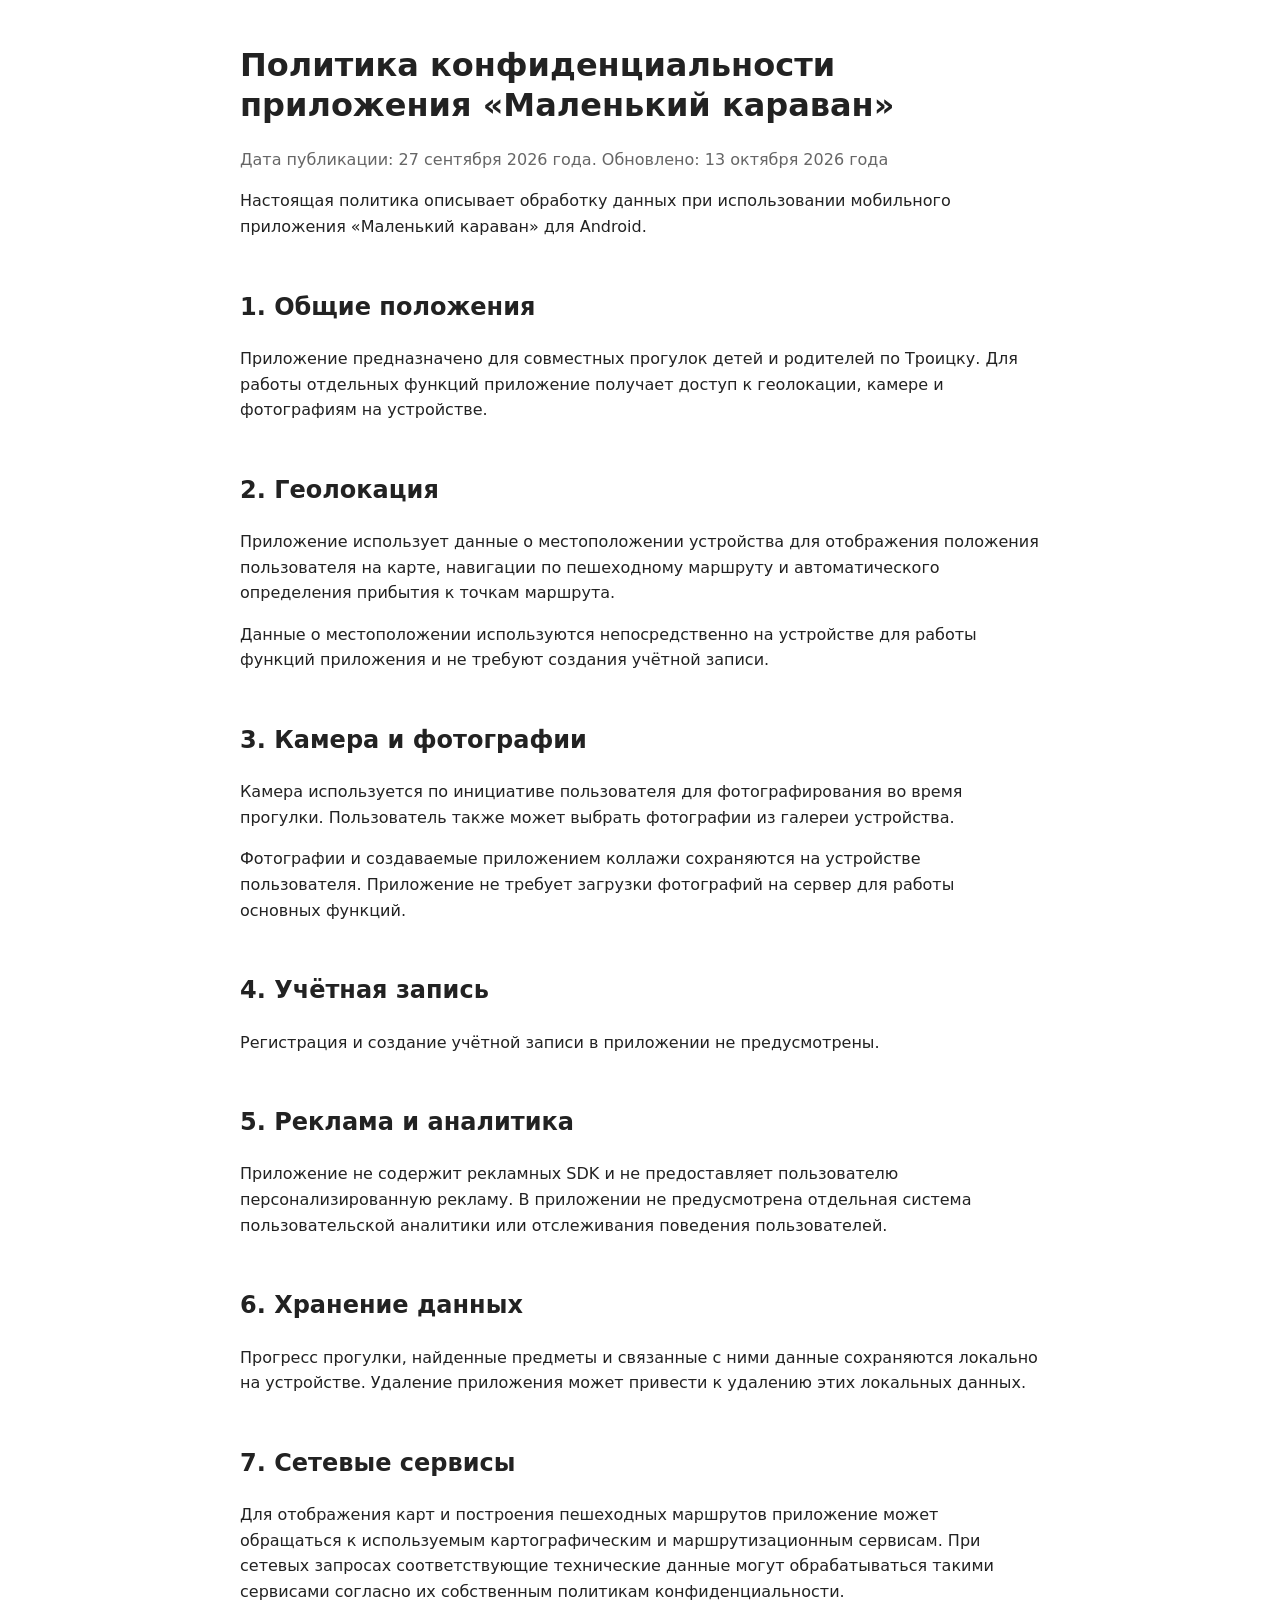
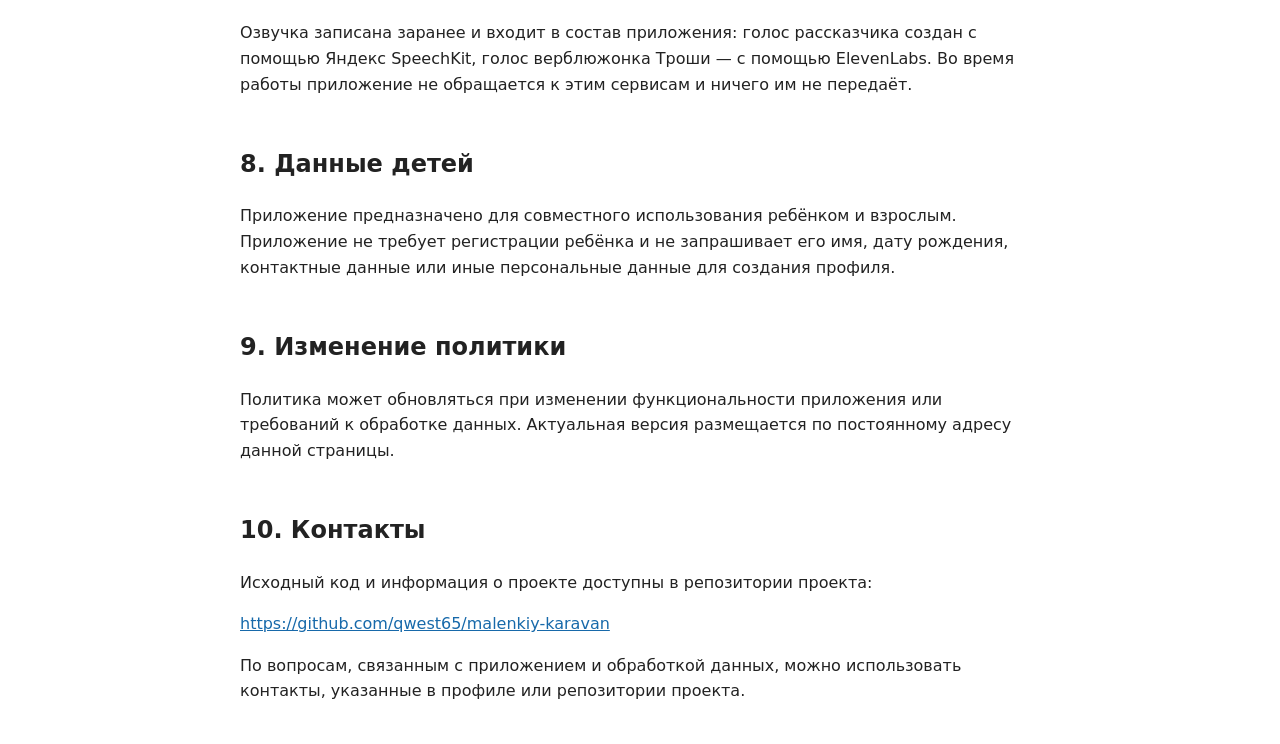
<file: docs/privacy.html>
<!doctype html>
<html lang="ru">
<head>
  <meta charset="utf-8">
  <meta name="viewport" content="width=device-width, initial-scale=1">
  <title>Политика конфиденциальности — Маленький караван</title>
  <style>
    body{font-family:system-ui,-apple-system,BlinkMacSystemFont,"Segoe UI",sans-serif;max-width:800px;margin:0 auto;padding:24px;line-height:1.6;color:#222;background:#fff}
    h1{line-height:1.25} h2{margin-top:2em} .date{color:#666}
    a{color:#1769aa}
  </style>
</head>
<body>
  <h1>Политика конфиденциальности приложения «Маленький караван»</h1>
  <p class="date">Дата публикации: 27 сентября 2026 года. Обновлено: 13 октября 2026 года</p>

  <p>Настоящая политика описывает обработку данных при использовании мобильного приложения «Маленький караван» для Android.</p>

  <h2>1. Общие положения</h2>
  <p>Приложение предназначено для совместных прогулок детей и родителей по Троицку. Для работы отдельных функций приложение получает доступ к геолокации, камере и фотографиям на устройстве.</p>

  <h2>2. Геолокация</h2>
  <p>Приложение использует данные о местоположении устройства для отображения положения пользователя на карте, навигации по пешеходному маршруту и автоматического определения прибытия к точкам маршрута.</p>
  <p>Данные о местоположении используются непосредственно на устройстве для работы функций приложения и не требуют создания учётной записи.</p>

  <h2>3. Камера и фотографии</h2>
  <p>Камера используется по инициативе пользователя для фотографирования во время прогулки. Пользователь также может выбрать фотографии из галереи устройства.</p>
  <p>Фотографии и создаваемые приложением коллажи сохраняются на устройстве пользователя. Приложение не требует загрузки фотографий на сервер для работы основных функций.</p>

  <h2>4. Учётная запись</h2>
  <p>Регистрация и создание учётной записи в приложении не предусмотрены.</p>

  <h2>5. Реклама и аналитика</h2>
  <p>Приложение не содержит рекламных SDK и не предоставляет пользователю персонализированную рекламу. В приложении не предусмотрена отдельная система пользовательской аналитики или отслеживания поведения пользователей.</p>

  <h2>6. Хранение данных</h2>
  <p>Прогресс прогулки, найденные предметы и связанные с ними данные сохраняются локально на устройстве. Удаление приложения может привести к удалению этих локальных данных.</p>

  <h2>7. Сетевые сервисы</h2>
  <p>Для отображения карт и построения пешеходных маршрутов приложение может обращаться к используемым картографическим и маршрутизационным сервисам. При сетевых запросах соответствующие технические данные могут обрабатываться такими сервисами согласно их собственным политикам конфиденциальности.</p>
  <p>Озвучка записана заранее и входит в состав приложения: голос рассказчика создан с помощью Яндекс SpeechKit, голос верблюжонка Троши — с помощью ElevenLabs. Во время работы приложение не обращается к этим сервисам и ничего им не передаёт.</p>

  <h2>8. Данные детей</h2>
  <p>Приложение предназначено для совместного использования ребёнком и взрослым. Приложение не требует регистрации ребёнка и не запрашивает его имя, дату рождения, контактные данные или иные персональные данные для создания профиля.</p>

  <h2>9. Изменение политики</h2>
  <p>Политика может обновляться при изменении функциональности приложения или требований к обработке данных. Актуальная версия размещается по постоянному адресу данной страницы.</p>

  <h2>10. Контакты</h2>
  <p>Исходный код и информация о проекте доступны в репозитории проекта:</p>
  <p><a href="https://github.com/qwest65/malenkiy-karavan">https://github.com/qwest65/malenkiy-karavan</a></p>

  <p>По вопросам, связанным с приложением и обработкой данных, можно использовать контакты, указанные в профиле или репозитории проекта.</p>
</body>
</html>
</file>
